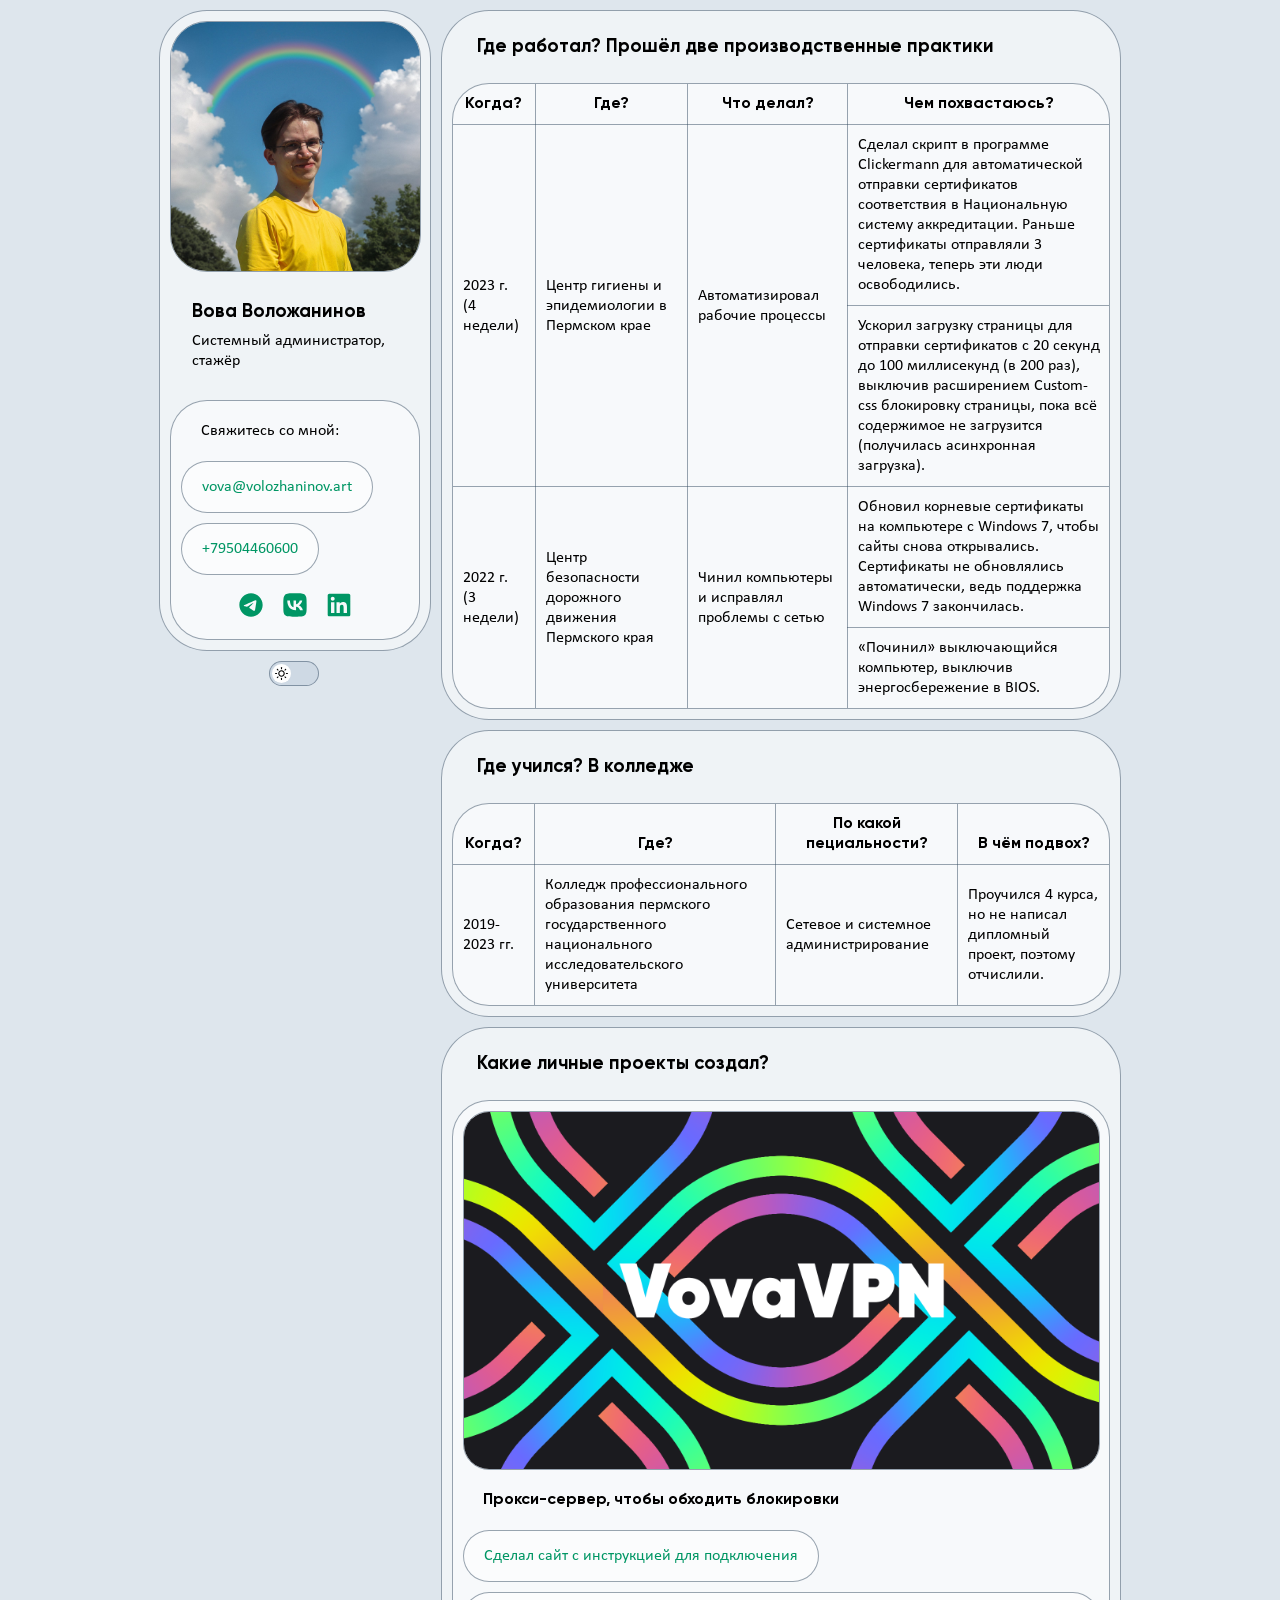
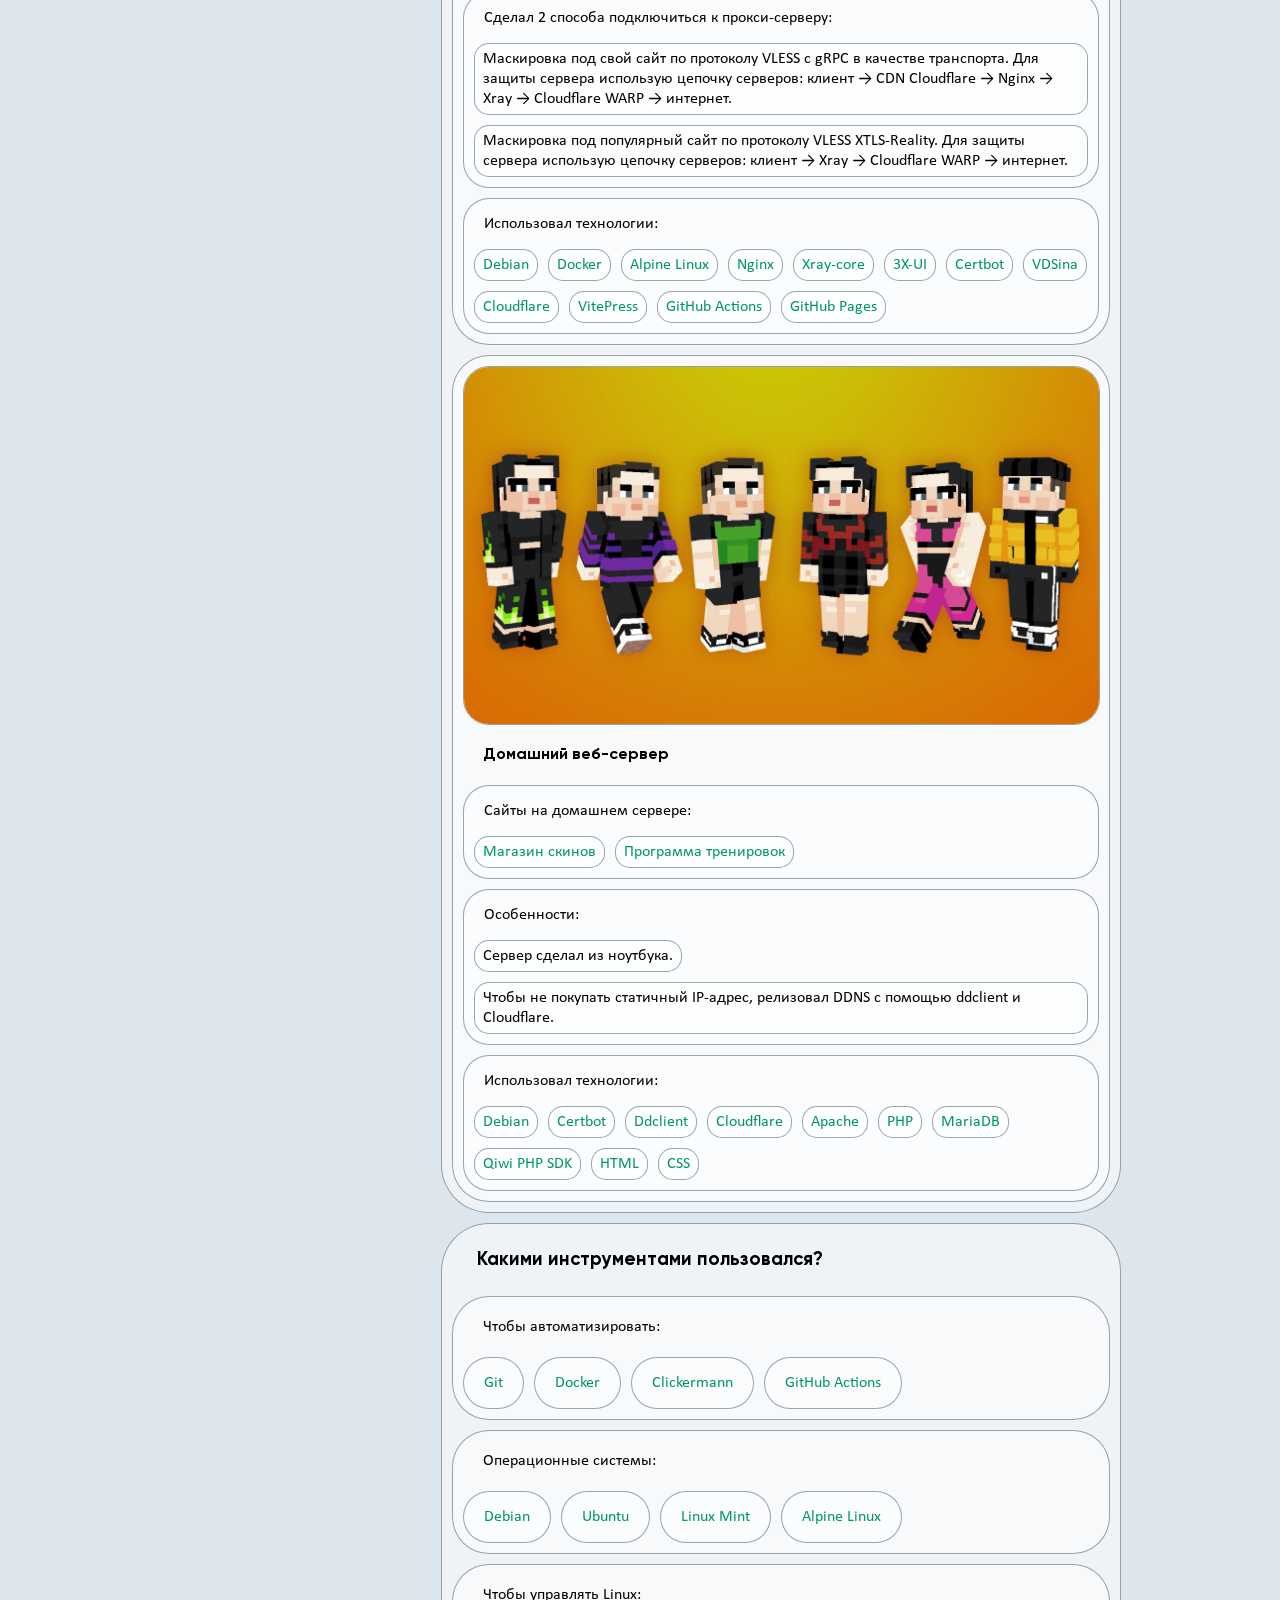
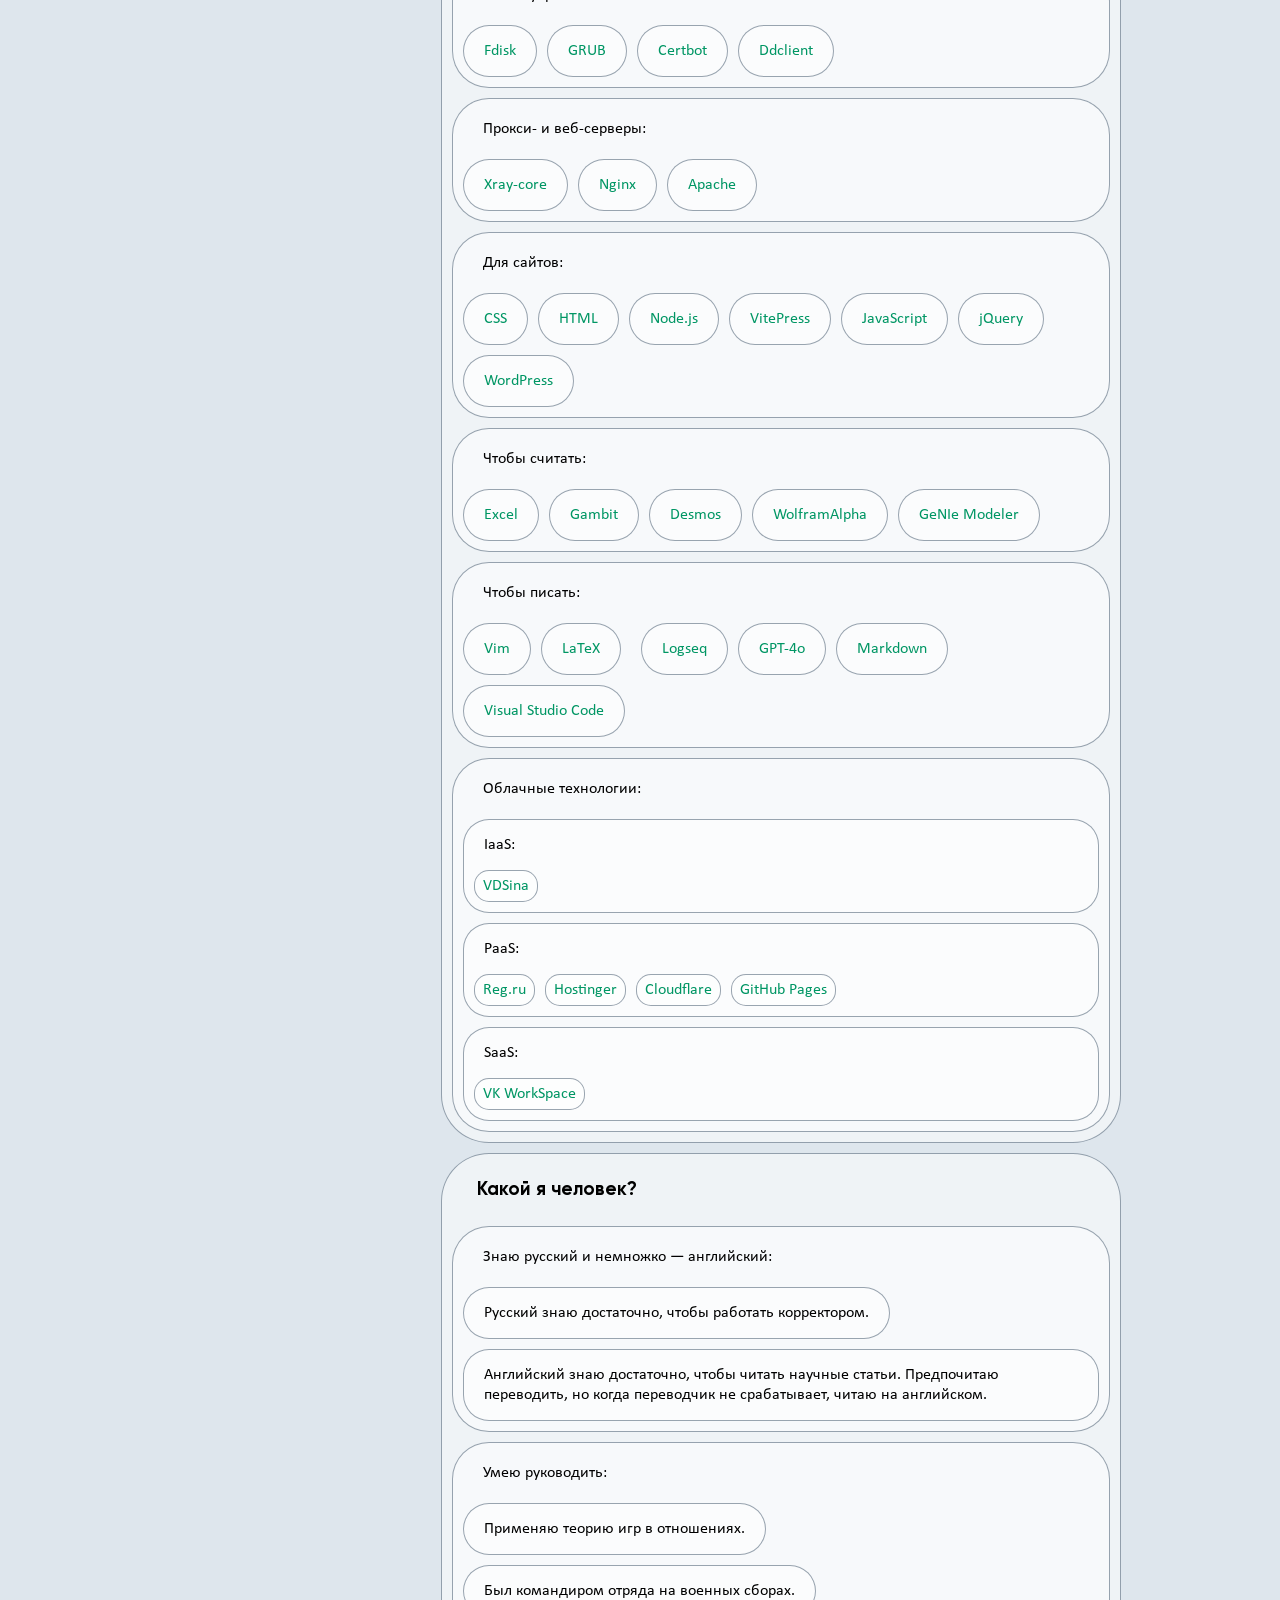
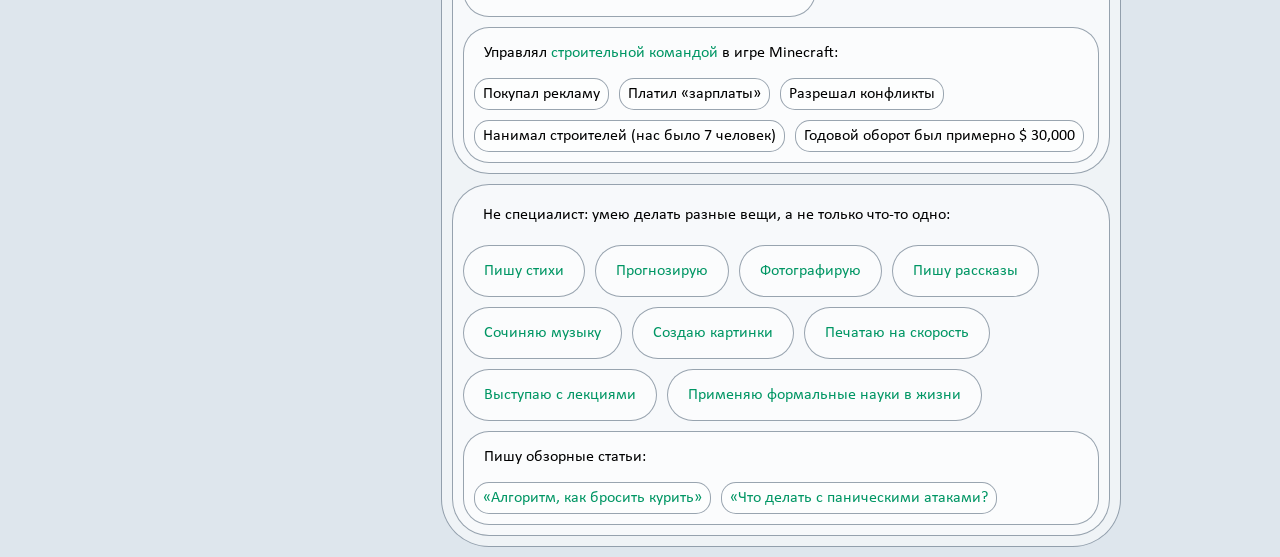
<file: index.html>
<!DOCTYPE html>
<html lang="ru">

<head>
    <meta charset="UTF-8">
    <meta name="viewport" content="width=device-width, initial-scale=1.0">
    <link href="styles/style.css" rel="stylesheet" type="text/css" />
    <script defer src="scripts/jquery.js"></script>
    <script defer src="scripts/main.js"></script>
    <title>Вова</title>
</head>

<body>
    <div class="cursor">
        <svg class="cursor" width="14" height="21" viewBox="0 0 4.2333978 6.3500807" version="1.1"
            xmlns="http://www.w3.org/2000/svg" xmlns:svg="http://www.w3.org/2000/svg">
            <g transform="translate(-358.99243,-136.25044)">
                <path
                    d="m 359.08067,136.33868 6.5e-4,3.16012 6.5e-4,3.01371 a 2.4167305,2.4572061 0 0 1 1.53876,-2.10776 2.4167305,2.4572061 0 0 1 2.517,0.49659 l -1.97306,-2.21868 z" />
            </g>
        </svg>
        <svg class="zoom" width="24" height="24" viewBox="0 0 5.6563301 5.6563408" version="1.1"
            xmlns="http://www.w3.org/2000/svg" xmlns:svg="http://www.w3.org/2000/svg">
            <g>
                <path
                    d="M 2.4734925,0.1322915 A 2.3412083,2.3410354 0 0 0 0.13229113,2.4733199 2.3412083,2.3410354 0 0 0 2.4734925,4.8143481 2.3412083,2.3410354 0 0 0 3.8532426,4.3571161 l 0.9634393,0.963368 c 0.1395638,0.1395536 0.364224,0.1395536 0.5037879,0 0.1395637,-0.1395534 0.1395637,-0.3641969 0,-0.5037503 L 4.3574278,3.8533655 A 2.3412083,2.3410354 0 0 0 4.814694,2.4733199 2.3412083,2.3410354 0 0 0 2.4734925,0.1322915 Z m 0.016699,0.7291858 A 1.6286618,1.6285414 0 0 1 4.1188535,2.4900187 1.6286618,1.6285414 0 0 1 2.4901916,4.1185602 1.6286618,1.6285414 0 0 1 0.86153003,2.4900187 1.6286618,1.6285414 0 0 1 2.4901915,0.8614773 Z" />
            </g>
        </svg>
        <svg class="text-cursor" width="12" height="18" viewBox="0 0 3.1750486 4.7625484" version="1.1"
            xmlns="http://www.w3.org/2000/svg" xmlns:svg="http://www.w3.org/2000/svg">
            <g transform="translate(-0.59549762,-0.73421996)">
                <path
                    d="M 0.86008112,5.232185 H 3.5059533 M 0.86009066,0.99880348 H 3.5059629 M 2.1830222,5.2321836 2.1830323,0.99880384" />
            </g>
        </svg>
    </div>
    <nav>
        <div class="dep-4 button up">
            <p>↑ Наверх</p>
        </div>
    </nav>
    <div class="main">
        <div class="about">
            <div class="dep-1">
                <a href="images/vova-full.jpg" target="_blank"><img src="images/vova2x.avif" alt="Фотография"
                        class="dep-2 zoomed"></a>
                <h1 class="caption">Вова Воложанинов</h1>
                <p class="caption">Системный администратор, стажёр</p>
                <div class="dep-2">
                    <p>Свяжитесь со мной:</p>
                    <div class="flex">
                        <a href="mailto:vova@volozhaninov.art" target="_blank">
                            <div class="dep-3 button">
                                <p>vova@volozhaninov.art</p>
                            </div>
                        </a>
                        <a href="tel:+79504460600">
                            <div class="dep-3 button">
                                <p>+79504460600</p>
                            </div>
                        </a>
                    </div>
                    <p class="logos">
                        <a href="https://t.me/vova3141592" target="_blank">
                            <svg width="28" height="28" viewBox="0 0 24 24" fill="#000000"
                                xmlns="http://www.w3.org/2000/svg">
                                <title>Телеграм</title>
                                <g id="SVGRepo_bgCarrier" stroke-width="0"></g>
                                <g id="SVGRepo_tracerCarrier" stroke-linecap="round" stroke-linejoin="round"></g>
                                <g id="SVGRepo_iconCarrier">
                                    <path fill-rule="evenodd" clip-rule="evenodd"
                                        d="M22 12C22 17.5228 17.5228 22 12 22C6.47715 22 2 17.5228 2 12C2 6.47715 6.47715 2 12 2C17.5228 2 22 6.47715 22 12ZM12.3583 9.38244C11.3857 9.787 9.44177 10.6243 6.52657 11.8944C6.05318 12.0827 5.8052 12.2669 5.78263 12.4469C5.74448 12.7513 6.12559 12.8711 6.64455 13.0343C6.71515 13.0565 6.78829 13.0795 6.86327 13.1038C7.37385 13.2698 8.06068 13.464 8.41773 13.4717C8.74161 13.4787 9.1031 13.3452 9.50219 13.0711C12.226 11.2325 13.632 10.3032 13.7202 10.2831C13.7825 10.269 13.8688 10.2512 13.9273 10.3032C13.9858 10.3552 13.98 10.4536 13.9738 10.48C13.9361 10.641 12.4401 12.0318 11.6659 12.7515C11.4246 12.9759 11.2534 13.135 11.2184 13.1714C11.14 13.2528 11.0601 13.3298 10.9833 13.4038C10.509 13.8611 10.1532 14.204 11.003 14.764C11.4114 15.0331 11.7381 15.2556 12.0641 15.4776C12.4201 15.7201 12.7752 15.9619 13.2347 16.2631C13.3517 16.3398 13.4635 16.4195 13.5724 16.4971C13.9867 16.7925 14.3589 17.0579 14.8188 17.0155C15.086 16.991 15.362 16.7397 15.5022 15.9903C15.8335 14.2193 16.4847 10.382 16.6352 8.80081C16.6484 8.66228 16.6318 8.48498 16.6185 8.40715C16.6051 8.32932 16.5773 8.21842 16.4761 8.13633C16.3563 8.03911 16.1714 8.01861 16.0886 8.02C15.7125 8.0267 15.1354 8.22735 12.3583 9.38244Z">
                                    </path>
                                </g>
                            </svg>
                        </a>
                        <a href="https://vk.com/vova3141592" target="_blank">
                            <svg width="28" height="28" viewBox="0 0 24 24" fill="#000000"
                                xmlns="http://www.w3.org/2000/svg">
                                <title>ВКонтакте</title>
                                <g id="SVGRepo_bgCarrier" stroke-width="0"></g>
                                <g id="SVGRepo_tracerCarrier" stroke-linecap="round" stroke-linejoin="round"></g>
                                <g id="SVGRepo_iconCarrier">
                                    <path fill-rule="evenodd" clip-rule="evenodd"
                                        d="M3.4 3.4C2 4.81333 2 7.07333 2 11.6V12.4C2 16.92 2 19.18 3.4 20.6C4.81333 22 7.07333 22 11.6 22H12.4C16.92 22 19.18 22 20.6 20.6C22 19.1867 22 16.9267 22 12.4V11.6C22 7.08 22 4.82 20.6 3.4C19.1867 2 16.9267 2 12.4 2H11.6C7.08 2 4.82 2 3.4 3.4ZM5.37333 8.08667C5.48 13.2867 8.08 16.4067 12.64 16.4067H12.9067V13.4333C14.58 13.6 15.8467 14.8267 16.3533 16.4067H18.72C18.4773 15.5089 18.0469 14.6727 17.4574 13.9533C16.8679 13.234 16.1326 12.6478 15.3 12.2333C16.0461 11.779 16.6905 11.1756 17.1929 10.461C17.6953 9.7464 18.045 8.93585 18.22 8.08H16.0733C15.6067 9.73334 14.22 11.2333 12.9067 11.3733V8.08667H10.7533V13.8467C9.42 13.5133 7.74 11.9 7.66666 8.08667H5.37333Z">
                                    </path>
                                </g>
                            </svg>
                        </a>
                        <a href="https://www.linkedin.com/in/vova3141592" target="_blank">
                            <svg width="28" height="28" fill="#000000" viewBox="-2.56 -2.56 37.12 37.12" version="1.1"
                                xmlns="http://www.w3.org/2000/svg">
                                <title>LinkedIn</title>
                                <g id="SVGRepo_bgCarrier" stroke-width="0"></g>
                                <g id="SVGRepo_tracerCarrier" stroke-linecap="round" stroke-linejoin="round"></g>
                                <g id="SVGRepo_iconCarrier">
                                    <path
                                        d="M28.778 1.004h-25.56c-0.008-0-0.017-0-0.027-0-1.199 0-2.172 0.964-2.186 2.159v25.672c0.014 1.196 0.987 2.161 2.186 2.161 0.010 0 0.019-0 0.029-0h25.555c0.008 0 0.018 0 0.028 0 1.2 0 2.175-0.963 2.194-2.159l0-0.002v-25.67c-0.019-1.197-0.994-2.161-2.195-2.161-0.010 0-0.019 0-0.029 0h0.001zM9.9 26.562h-4.454v-14.311h4.454zM7.674 10.293c-1.425 0-2.579-1.155-2.579-2.579s1.155-2.579 2.579-2.579c1.424 0 2.579 1.154 2.579 2.578v0c0 0.001 0 0.002 0 0.004 0 1.423-1.154 2.577-2.577 2.577-0.001 0-0.002 0-0.003 0h0zM26.556 26.562h-4.441v-6.959c0-1.66-0.034-3.795-2.314-3.795-2.316 0-2.669 1.806-2.669 3.673v7.082h-4.441v-14.311h4.266v1.951h0.058c0.828-1.395 2.326-2.315 4.039-2.315 0.061 0 0.121 0.001 0.181 0.003l-0.009-0c4.5 0 5.332 2.962 5.332 6.817v7.855z">
                                    </path>
                                </g>
                            </svg>
                        </a>
                        <!-- Ссылка на LiveLib <a href="https://www.livelib.ru/reader/Vova3141592" target="_blank">
<svg xmlns="http://www.w3.org/2000/svg" width="28" height="28" viewBox="0 15 388 355" version="1.1"><path d="M 74.962 74.250 C 71.468 76.012, 69.903 77.678, 67.750 81.929 C 65 87.359, 65 87.359, 65.011 163.429 C 65.023 246.853, 64.871 244.592, 71.053 253.576 C 72.784 256.093, 76.968 260.191, 80.350 262.684 C 87.635 268.053, 184.817 326.367, 193.500 330.580 C 198.643 333.075, 200.642 333.483, 207.500 333.438 C 214.382 333.393, 216.409 332.943, 222 330.222 C 225.575 328.482, 229.175 326.608, 230 326.057 C 230.825 325.506, 254.461 311.366, 282.524 294.634 C 310.618 277.883, 335.800 262.187, 338.561 259.705 C 341.319 257.225, 344.908 252.790, 346.538 249.848 C 349.500 244.500, 349.500 244.500, 349.773 165.697 C 350.036 90.057, 349.971 86.722, 348.142 82.589 C 345.454 76.510, 340.179 72.762, 333.540 72.212 C 327.152 71.682, 323.315 72.845, 314.879 77.868 C 311.370 79.956, 300.625 86.311, 291 91.990 C 281.375 97.668, 258.954 111.018, 241.175 121.657 C 223.396 132.296, 208.251 141, 207.518 141 C 206.785 141, 201.532 138.247, 195.843 134.882 C 181.423 126.353, 145.805 105.216, 118.500 88.984 C 105.850 81.464, 93.578 74.566, 91.230 73.655 C 85.390 71.391, 80.259 71.579, 74.962 74.250"/></svg>
</a> -->
                    </p>
                </div>
            </div>
            <label class="theme-switch">
                <input type="checkbox" name="theme-switch">
                <span class="slider"></span>
                <svg alt="Светлая тема" class="sun" viewBox="0 0 24 24" xmlns="http://www.w3.org/2000/svg">
                    <g id="SVGRepo_bgCarrier" stroke-width="0"></g>
                    <g id="SVGRepo_tracerCarrier" stroke-linecap="round" stroke-linejoin="round"></g>
                    <g id="SVGRepo_iconCarrier">
                        <path
                            d="M11 1C11 0.447715 11.4477 0 12 0C12.5523 0 13 0.447715 13 1V3C13 3.55228 12.5523 4 12 4C11.4477 4 11 3.55228 11 3V1Z">
                        </path>
                        <path fill-rule="evenodd" clip-rule="evenodd"
                            d="M18 12C18 15.3137 15.3137 18 12 18C8.68629 18 6 15.3137 6 12C6 8.68629 8.68629 6 12 6C15.3137 6 18 8.68629 18 12ZM8.06167 12C8.06167 14.1751 9.82492 15.9383 12 15.9383C14.1751 15.9383 15.9383 14.1751 15.9383 12C15.9383 9.82492 14.1751 8.06167 12 8.06167C9.82492 8.06167 8.06167 9.82492 8.06167 12Z">
                        </path>
                        <path
                            d="M20.4853 3.51472C20.0947 3.12419 19.4616 3.12419 19.0711 3.51472L17.6568 4.92893C17.2663 5.31946 17.2663 5.95262 17.6568 6.34315C18.0474 6.73367 18.6805 6.73367 19.0711 6.34315L20.4853 4.92893C20.8758 4.53841 20.8758 3.90524 20.4853 3.51472Z">
                        </path>
                        <path
                            d="M1 13C0.447715 13 0 12.5523 0 12C0 11.4477 0.447715 11 1 11H3C3.55228 11 4 11.4477 4 12C4 12.5523 3.55228 13 3 13H1Z">
                        </path>
                        <path
                            d="M3.51472 3.51472C3.1242 3.90524 3.1242 4.53841 3.51472 4.92893L4.92894 6.34315C5.31946 6.73367 5.95263 6.73367 6.34315 6.34315C6.73368 5.95262 6.73368 5.31946 6.34315 4.92893L4.92894 3.51472C4.53841 3.12419 3.90525 3.12419 3.51472 3.51472Z">
                        </path>
                        <path
                            d="M11 21C11 20.4477 11.4477 20 12 20C12.5523 20 13 20.4477 13 21V23C13 23.5523 12.5523 24 12 24C11.4477 24 11 23.5523 11 23V21Z">
                        </path>
                        <path
                            d="M6.34315 17.6569C5.95263 17.2663 5.31946 17.2663 4.92894 17.6569L3.51473 19.0711C3.1242 19.4616 3.1242 20.0948 3.51473 20.4853C3.90525 20.8758 4.53842 20.8758 4.92894 20.4853L6.34315 19.0711C6.73368 18.6805 6.73368 18.0474 6.34315 17.6569Z">
                        </path>
                        <path
                            d="M21 13C20.4477 13 20 12.5523 20 12C20 11.4477 20.4477 11 21 11H23C23.5523 11 24 11.4477 24 12C24 12.5523 23.5523 13 23 13H21Z">
                        </path>
                        <path
                            d="M17.6568 17.6569C17.2663 18.0474 17.2663 18.6805 17.6568 19.0711L19.0711 20.4853C19.4616 20.8758 20.0947 20.8758 20.4853 20.4853C20.8758 20.0948 20.8758 19.4616 20.4853 19.0711L19.0711 17.6569C18.6805 17.2663 18.0474 17.2663 17.6568 17.6569Z">
                        </path>
                    </g>
                </svg>
                <svg alt="Тёмная тема" class="moon" viewBox="0 0 24 24" xmlns="http://www.w3.org/2000/svg">
                    <g id="SVGRepo_bgCarrier" stroke-width="0" transform="translate(0,0), scale(1)"></g>
                    <g id="SVGRepo_tracerCarrier" stroke-linecap="round" stroke-linejoin="round"></g>
                    <g id="SVGRepo_iconCarrier">
                        <path
                            d="M21.0672 11.8568L20.4253 11.469L21.0672 11.8568ZM12.1432 2.93276L11.7553 2.29085V2.29085L12.1432 2.93276ZM21.25 12C21.25 17.1086 17.1086 21.25 12 21.25V22.75C17.9371 22.75 22.75 17.9371 22.75 12H21.25ZM12 21.25C6.89137 21.25 2.75 17.1086 2.75 12H1.25C1.25 17.9371 6.06294 22.75 12 22.75V21.25ZM2.75 12C2.75 6.89137 6.89137 2.75 12 2.75V1.25C6.06294 1.25 1.25 6.06294 1.25 12H2.75ZM15.5 14.25C12.3244 14.25 9.75 11.6756 9.75 8.5H8.25C8.25 12.5041 11.4959 15.75 15.5 15.75V14.25ZM20.4253 11.469C19.4172 13.1373 17.5882 14.25 15.5 14.25V15.75C18.1349 15.75 20.4407 14.3439 21.7092 12.2447L20.4253 11.469ZM9.75 8.5C9.75 6.41182 10.8627 4.5828 12.531 3.57467L11.7553 2.29085C9.65609 3.5593 8.25 5.86509 8.25 8.5H9.75ZM12 2.75C11.9115 2.75 11.8077 2.71008 11.7324 2.63168C11.6686 2.56527 11.6538 2.50244 11.6503 2.47703C11.6461 2.44587 11.6482 2.35557 11.7553 2.29085L12.531 3.57467C13.0342 3.27065 13.196 2.71398 13.1368 2.27627C13.0754 1.82126 12.7166 1.25 12 1.25V2.75ZM21.7092 12.2447C21.6444 12.3518 21.5541 12.3539 21.523 12.3497C21.4976 12.3462 21.4347 12.3314 21.3683 12.2676C21.2899 12.1923 21.25 12.0885 21.25 12H22.75C22.75 11.2834 22.1787 10.9246 21.7237 10.8632C21.286 10.804 20.7293 10.9658 20.4253 11.469L21.7092 12.2447Z">
                        </path>
                    </g>
                </svg>
            </label>
        </div>
        <div class="other">
            <div class="dep-1">
                <h1>Где работал? Прошёл две производственные практики</h1>
                <div class="dep-2 table">
                    <table>
                        <tr>
                            <th>Когда?</th>
                            <th>Где?</th>
                            <th>Что делал?</th>
                            <th>Чем похвастаюсь?</th>
                        </tr>
                        <tr>
                            <td rowspan="2">2023 г. (4 недели)</td>
                            <td rowspan="2">Центр гигиены и эпидемиологии в Пермском крае</td>
                            <td rowspan="2">Автоматизировал рабочие процессы</td>
                            <td>Сделал скрипт в программе Clickermann для автоматической отправки сертификатов
                                соответствия в Национальную систему аккредитации. Раньше сертификаты отправляли 3
                                человека, теперь эти люди освободились.</td>
                        </tr>
                        <tr>
                            <td>Ускорил загрузку страницы для отправки сертификатов с 20 секунд до 100 миллисекунд (в
                                200 раз), выключив расширением Custom-css блокировку страницы, пока всё содержимое не
                                загрузится (получилась асинхронная загрузка).</td>
                        </tr>
                        <tr>
                            <td rowspan="2">2022 г. (3 недели)</td>
                            <td rowspan="2">Центр безопасности дорожного движения Пермского края</td>
                            <td rowspan="2">Чинил компьютеры и исправлял проблемы с сетью</td>
                            <td>Обновил корневые сертификаты на компьютере с Windows 7, чтобы сайты снова открывались.
                                Сертификаты не обновлялись автоматически, ведь поддержка Windows 7 закончилась.</td>
                        </tr>
                        <tr>
                            <td>«Починил» выключающийся компьютер, выключив энергосбережение в BIOS.</td>
                        </tr>
                    </table>
                </div>
            </div>
            <div class="dep-1">
                <h1>Где учился? В колледже</h1>
                <div class="dep-2 table">
                    <table>
                        <tr>
                            <th>Когда?</th>
                            <th>Где?</th>
                            <th>По какой пециальности?</th>
                            <th>В чём подвох?</th>
                        </tr>
                        <tr>
                            <td>2019-2023 гг.</td>
                            <td>Колледж профессионального образования пермского государственного национального
                                исследовательского университета</td>
                            <td>Сетевое и системное администрирование</td>
                            <td>Проучился 4 курса, но не написал дипломный проект, поэтому отчислили.</td>
                        </tr>
                    </table>
                </div>
            </div>
            <div class="dep-1">
                <h1>Какие личные проекты создал?</h1>
                <div class="dep-2">
                    <a href="https://vpn.volozhaninov.art/" target="_blank"><img class="dep-3 clickable"
                            src="images/vova-vpn.webp" alt="VovaVPN" /></a>
                    <h2>Прокси-сервер, чтобы обходить блокировки</h2>
                    <div class="flex"><a href="https://vpn.volozhaninov.art/" target="_blank">
                            <div class="dep-3 button">
                                <p>Сделал сайт с инструкцией для подключения</p>
                            </div>
                        </a></div>
                    <div class="dep-3">
                        <p>Сделал 2 способа подключиться к прокси-серверу:</p>
                        <div class="dep-4">
                            <p>Маскировка под свой сайт по протоколу VLESS с gRPC в качестве транспорта. Для защиты
                                сервера использую цепочку серверов: клиент → CDN Cloudflare → Nginx → Xray → Cloudflare
                                WARP → интернет.</p>
                        </div>
                        <div class="dep-4">
                            <p>Маскировка под популярный сайт по протоколу VLESS XTLS-Reality. Для защиты сервера
                                использую цепочку серверов: клиент → Xray → Cloudflare WARP → интернет.</p>
                        </div>
                    </div>
                    <div class="dep-3">
                        <p>Использовал технологии:</p>
                        <div class="flex">
                            <a href="https://ru.wikipedia.org/wiki/Debian" target="_blank">
                                <div class="dep-4 button">
                                    <p>Debian</p>
                                </div>
                            </a>
                            <a href="https://ru.wikipedia.org/wiki/Docker" target="_blank">
                                <div class="dep-4 button">
                                    <p>Docker</p>
                                </div>
                            </a>
                            <a href="https://ru.wikipedia.org/wiki/Alpine_Linux" target="_blank">
                                <div class="dep-4 button">
                                    <p>Alpine Linux</p>
                                </div>
                            </a>
                            <a href="https://ru.wikipedia.org/wiki/Nginx" target="_blank">
                                <div class="dep-4 button">
                                    <p>Nginx</p>
                                </div>
                            </a>
                            <a href="https://github.com/XTLS/Xray-core" target="_blank">
                                <div class="dep-4 button">
                                    <p>Xray-core</p>
                                </div>
                            </a>
                            <a href="https://github.com/MHSanaei/3x-ui" target="_blank">
                                <div class="dep-4 button">
                                    <p>3X-UI</p>
                                </div>
                            </a>
                            <a href="https://certbot.eff.org/" target="_blank">
                                <div class="dep-4 button">
                                    <p>Certbot</p>
                                </div>
                            </a>
                            <a href="https://www.vdsina.com/" target="_blank">
                                <div class="dep-4 button">
                                    <p>VDSina</p>
                                </div>
                            </a>
                            <a href="https://ru.wikipedia.org/wiki/Cloudflare" target="_blank">
                                <div class="dep-4 button">
                                    <p>Cloudflare</p>
                                </div>
                            </a>
                            <a href="https://vitepress.dev/" target="_blank">
                                <div class="dep-4 button">
                                    <p>VitePress</p>
                                </div>
                            </a>
                            <a href="https://docs.github.com/ru/actions" target="_blank">
                                <div class="dep-4 button">
                                    <p>GitHub Actions</p>
                                </div>
                            </a>
                            <a href="https://pages.github.com/" target="_blank">
                                <div class="dep-4 button">
                                    <p>GitHub Pages</p>
                                </div>
                            </a>
                        </div>
                    </div>
                </div>
                <div class="dep-2">
                    <a href="https://store.volozhaninov.art/" target="_blank"><img class="dep-3 clickable"
                            src="images/skins.jpg" alt="VovaVPN" /></a>
                    <h2>Домашний веб-сервер</h2>
                    <div class="dep-3">
                        <p>Сайты на домашнем сервере:</p>
                        <div class="flex">
                            <a href="https://store.volozhaninov.art/" target="_blank">
                                <div class="dep-4 button">
                                    <p>Магазин скинов</p>
                                </div>
                            </a>
                            <a href="https://volozhaninov.art/" target="_blank">
                                <div class="dep-4 button">
                                    <p>Программа тренировок</p>
                                </div>
                            </a>
                        </div>
                    </div>
                    <div class="dep-3">
                        <p>Особенности:</p>
                        <div class="flex">
                            <div class="dep-4">
                                <p>Сервер сделал из ноутбука.</p>
                            </div>
                            <div class="dep-4">
                                <p>Чтобы не покупать статичный IP-адрес, релизовал DDNS с помощью ddclient и Cloudflare.
                                </p>
                            </div>
                        </div>
                    </div>
                    <div class="dep-3">
                        <p>Использовал технологии:</p>
                        <div class="flex">
                            <a href="https://ru.wikipedia.org/wiki/Debian" target="_blank">
                                <div class="dep-4 button">
                                    <p>Debian</p>
                                </div>
                            </a>
                            <a href="https://certbot.eff.org/" target="_blank">
                                <div class="dep-4 button">
                                    <p>Certbot</p>
                                </div>
                            </a>
                            <a href="https://ddclient.net/" target="_blank">
                                <div class="dep-4 button">
                                    <p>Ddclient</p>
                                </div>
                            </a>
                            <a href="https://ru.wikipedia.org/wiki/Cloudflare" target="_blank">
                                <div class="dep-4 button">
                                    <p>Cloudflare</p>
                                </div>
                            </a>
                            <a href="https://ru.wikipedia.org/wiki/Apache_HTTP_Server" target="_blank">
                                <div class="dep-4 button">
                                    <p>Apache</p>
                                </div>
                            </a>
                            <a href="https://ru.wikipedia.org/wiki/PHP" target="_blank">
                                <div class="dep-4 button">
                                    <p>PHP</p>
                                </div>
                            </a>
                            <a href="https://ru.wikipedia.org/wiki/MariaDB" target="_blank">
                                <div class="dep-4 button">
                                    <p>MariaDB</p>
                                </div>
                            </a>
                            <a href="https://github.com/QIWI-API/bill-payments-php-sdk" target="_blank">
                                <div class="dep-4 button">
                                    <p>Qiwi PHP SDK</p>
                                </div>
                            </a>
                            <a href="https://ru.wikipedia.org/wiki/HTML" target="_blank">
                                <div class="dep-4 button">
                                    <p>HTML</p>
                                </div>
                            </a>
                            <a href="https://ru.wikipedia.org/wiki/CSS" target="_blank">
                                <div class="dep-4 button">
                                    <p>CSS</p>
                                </div>
                            </a>
                        </div>
                    </div>
                </div>
            </div>
            <div class="dep-1">
                <h1>Какими инструментами пользовался?</h1>
                <div class="dep-2">
                    <p>Чтобы автоматизировать:</p>
                    <div class="flex">
                        <a href="https://ru.wikipedia.org/wiki/Git" target="_blank">
                            <div class="dep-3 button">
                                <p>Git</p>
                            </div>
                        </a>
                        <a href="https://ru.wikipedia.org/wiki/Docker" target="_blank">
                            <div class="dep-3 button">
                                <p>Docker</p>
                            </div>
                        </a>
                        <a href="http://crapware.aidf.org/" target="_blank">
                            <div class="dep-3 button">
                                <p>Clickermann</p>
                            </div>
                        </a>
                        <a href="https://docs.github.com/ru/actions" target="_blank">
                            <div class="dep-3 button">
                                <p>GitHub Actions</p>
                            </div>
                        </a>
                    </div>
                </div>
                <div class="dep-2">
                    <p>Операционные системы:</p>
                    <div class="flex">
                        <a href="https://ru.wikipedia.org/wiki/Debian" target="_blank">
                            <div class="dep-3 button">
                                <p>Debian</p>
                            </div>
                        </a>
                        <a href="https://ru.wikipedia.org/wiki/Ubuntu" target="_blank">
                            <div class="dep-3 button">
                                <p>Ubuntu</p>
                            </div>
                        </a>
                        <a href="https://ru.wikipedia.org/wiki/Linux_Mint" target="_blank">
                            <div class="dep-3 button">
                                <p>Linux Mint</p>
                            </div>
                        </a>
                        <a href="https://ru.wikipedia.org/wiki/Alpine_Linux" target="_blank">
                            <div class="dep-3 button">
                                <p>Alpine Linux</p>
                            </div>
                        </a>
                    </div>
                </div>
                <div class="dep-2">
                    <p>Чтобы управлять Linux:</p>
                    <div class="flex">
                        <a href="https://ru.wikipedia.org/wiki/Fdisk" target="_blank">
                            <div class="dep-3 button">
                                <p>Fdisk</p>
                            </div>
                        </a>
                        <a href="https://ru.wikipedia.org/wiki/GNU_GRUB" target="_blank">
                            <div class="dep-3 button">
                                <p>GRUB</p>
                            </div>
                        </a>
                        <a href="https://certbot.eff.org/" target="_blank">
                            <div class="dep-3 button">
                                <p>Certbot</p>
                            </div>
                        </a>
                        <a href="https://ddclient.net/" target="_blank">
                            <div class="dep-3 button">
                                <p>Ddclient</p>
                            </div>
                        </a>
                    </div>
                </div>
                <div class="dep-2">
                    <p>Прокси- и веб-серверы:</p>
                    <div class="flex">
                        <a href="https://github.com/XTLS/Xray-core" target="_blank">
                            <div class="dep-3 button">
                                <p>Xray-core</p>
                            </div>
                        </a>
                        <a href="https://ru.wikipedia.org/wiki/Nginx" target="_blank">
                            <div class="dep-3 button">
                                <p>Nginx</p>
                            </div>
                        </a>
                        <a href="https://ru.wikipedia.org/wiki/Apache_HTTP_Server" target="_blank">
                            <div class="dep-3 button">
                                <p>Apache</p>
                            </div>
                        </a>
                    </div>
                </div>
                <div class="dep-2">
                    <p>Для сайтов:</p>
                    <div class="flex">
                        <a href="https://ru.wikipedia.org/wiki/CSS" target="_blank">
                            <div class="dep-3 button">
                                <p>CSS</p>
                            </div>
                        </a>
                        <a href="https://ru.wikipedia.org/wiki/HTML" target="_blank">
                            <div class="dep-3 button">
                                <p>HTML</p>
                            </div>
                        </a>
                        <a href="https://ru.wikipedia.org/wiki/Node.js" target="_blank">
                            <div class="dep-3 button">
                                <p>Node.js</p>
                            </div>
                        </a>
                        <a href="https://vitepress.dev/" target="_blank">
                            <div class="dep-3 button">
                                <p>VitePress</p>
                            </div>
                        </a>
                        <a href="https://ru.wikipedia.org/wiki/JavaScript" target="_blank">
                            <div class="dep-3 button">
                                <p>JavaScript</p>
                            </div>
                        </a>
                        <a href="https://ru.wikipedia.org/wiki/JQuery" target="_blank">
                            <div class="dep-3 button">
                                <p>jQuery</p>
                            </div>
                        </a>
                        <a href="https://ru.wikipedia.org/wiki/WordPress" target="_blank">
                            <div class="dep-3 button">
                                <p>WordPress</p>
                            </div>
                        </a>
                    </div>
                </div>
                <div class="dep-2">
                    <p>Чтобы считать:</p>
                    <div class="flex">
                        <a href="https://ru.wikipedia.org/wiki/Microsoft_Excel" target="_blank">
                            <div class="dep-3 button">
                                <p>Excel</p>
                            </div>
                        </a>
                        <a href="https://www.gambit-project.org/" target="_blank">
                            <div class="dep-3 button">
                                <p>Gambit</p>
                            </div>
                        </a>
                        <a href="https://ru.wikipedia.org/wiki/Desmos_(%D0%BA%D0%B0%D0%BB%D1%8C%D0%BA%D1%83%D0%BB%D1%8F%D1%82%D0%BE%D1%80)"
                            target="_blank">
                            <div class="dep-3 button">
                                <p>Desmos</p>
                            </div>
                        </a>
                        <a href="https://ru.wikipedia.org/wiki/WolframAlpha" target="_blank">
                            <div class="dep-3 button">
                                <p>WolframAlpha</p>
                            </div>
                        </a>
                        <a href="https://www.bayesfusion.com/genie/" target="_blank">
                            <div class="dep-3 button">
                                <p>GeNIe Modeler</p>
                            </div>
                        </a>
                    </div>
                </div>
                <div class="dep-2">
                    <p>Чтобы писать:</p>
                    <div class="flex">
                        <a href="https://ru.wikipedia.org/wiki/Vim" target="_blank">
                            <div class="dep-3 button">
                                <p>Vim</p>
                            </div>
                        </a>
                        <a href="https://ru.wikipedia.org/wiki/LaTeX" target="_blank">
                            <div class="dep-3 button">
                                <p>LaTeX</p>
                            </div>
                        </a>
                        <a href="https://ru.wikipedia.org/wiki/Logseq" target="_blank"></a>
                        <div class="dep-3 button">
                            <p>Logseq</p>
                        </div></a>
                        <a href="https://openai.com/index/gpt-4/" target="_blank">
                            <div class="dep-3 button">
                                <p>GPT-4o</p>
                            </div>
                        </a>
                        <a href="https://ru.wikipedia.org/wiki/Markdown" target="_blank">
                            <div class="dep-3 button">
                                <p>Markdown</p>
                            </div>
                        </a>
                        <a href="https://ru.wikipedia.org/wiki/Visual_Studio_Code" target="_blank">
                            <div class="dep-3 button">
                                <p>Visual Studio Code</p>
                            </div>
                        </a>
                    </div>
                </div>
                <div class="dep-2">
                    <p>Облачные технологии:</p>
                    <div class="dep-3">
                        <p>IaaS:</p>
                        <div class="flex"><a href="https://www.vdsina.com/" target="_blank">
                                <div class="dep-4 button">
                                    <p>VDSina</p>
                                </div>
                            </a></div>
                    </div>
                    <div class="dep-3">
                        <p>PaaS:</p>
                        <div class="flex">
                            <a href="https://www.reg.ru/" target="_blank">
                                <div class="dep-4 button">
                                    <p>Reg.ru</p>
                                </div>
                            </a>
                            <a href="https://www.hostinger.co.uk" target="_blank">
                                <div class="dep-4 button">
                                    <p>Hostinger</p>
                                </div>
                            </a>
                            <a href="https://ru.wikipedia.org/wiki/Cloudflare" target="_blank">
                                <div class="dep-4 button">
                                    <p>Cloudflare</p>
                                </div>
                            </a>
                            <a href="https://pages.github.com/" target="_blank">
                                <div class="dep-4 button">
                                    <p>GitHub Pages</p>
                                </div>
                            </a>
                        </div>
                    </div>
                    <div class="dep-3">
                        <p>SaaS:</p>
                        <div class="flex"><a href="https://biz.mail.ru/" target="_blank">
                                <div class="dep-4 button">
                                    <p>VK WorkSpace</p>
                                </div>
                            </a></div>
                    </div>
                </div>
            </div>
            <div class="dep-1">
                <h1>Какой я человек?</h1>
                <div class="dep-2">
                    <p>Знаю русский и немножко — английский:</p>
                    <div class="flex">
                        <div class="dep-3">
                            <p>Русский знаю достаточно, чтобы работать корректором.</p>
                        </div>
                        <div class="dep-3">
                            <p>Английский знаю достаточно, чтобы читать научные статьи. Предпочитаю переводить, но когда
                                переводчик не срабатывает, читаю на английском.</p>
                        </div>
                    </div>
                </div>
                <div class="dep-2">
                    <p>Умею руководить:</p>
                    <div class="flex">
                        <div class="dep-3">
                            <p>Применяю теорию игр в отношениях.</p>
                        </div>
                        <div class="dep-3">
                            <p>Был командиром отряда на военных сборах.</p>
                        </div>
                        <div class="dep-3">
                            <p>Управлял <a href="https://vk.com/thebuilderhd" target="_blank" class="link">строительной
                                    командой</a>
                                в игре Minecraft:</p>
                            <div class="flex">
                                <div class="dep-4">
                                    <p>Покупал рекламу</p>
                                </div>
                                <div class="dep-4">
                                    <p>Платил «зарплаты»</p>
                                </div>
                                <div class="dep-4">
                                    <p>Разрешал конфликты</p>
                                </div>
                                <div class="dep-4">
                                    <p>Нанимал строителей (нас было 7 человек)</p>
                                </div>
                                <div class="dep-4">
                                    <p>Годовой оборот был примерно $ 30,000</p>
                                </div>
                            </div>
                        </div>
                    </div>
                </div>
                <div class="dep-2">
                    <p>Не специалист: умею делать разные вещи, а не только что-то одно:</p>
                    <div class="flex">
                        <a href="https://vk.com/@533955585-stihi" target="_blank">
                            <div class="dep-3 button">
                                <p>Пишу стихи</p>
                            </div>
                        </a>
                        <a href="https://vk.com/vova3141592?w=narrative533955585_91897_456239018" target="_blank">
                            <div class="dep-3 button">
                                <p>Прогнозирую</p>
                            </div>
                        </a>
                        <a href="https://vk.com/club209892512?z=album-209892512_301149671" target="_blank">
                            <div class="dep-3 button">
                                <p>Фотографирую</p>
                            </div>
                        </a>
                        <a href="https://vk.com/@533955585-rasskazy" target="_blank">
                            <div class="dep-3 button">
                                <p>Пишу рассказы</p>
                            </div>
                        </a>
                        <a href="https://vk.com/vova3141592" target="_blank">
                            <div class="dep-3 button">
                                <p>Сочиняю музыку</p>
                            </div>
                        </a>
                        <a href="https://www.artstation.com/thebuilderhd" target="_blank">
                            <div class="dep-3 button">
                                <p>Создаю картинки</p>
                            </div>
                        </a>
                        <a href="https://klavogonki.ru/u/#/634248/" target="_blank">
                            <div class="dep-3 button">
                                <p>Печатаю на скорость</p>
                            </div>
                        </a>
                        <a href="https://vk.com/video/@vova3141592" target="_blank">
                            <div class="dep-3 button">
                                <p>Выступаю с лекциями</p>
                            </div>
                        </a>
                        <a href="https://sci.volozhaninov.art/" target="_blank">
                            <div class="dep-3 button">
                                <p>Применяю формальные науки в жизни</p>
                            </div>
                        </a>
                    </div>
                    <div class="dep-3">
                        <p>Пишу обзорные статьи:</p>
                        <div class="flex">
                            <a href="https://quit.volozhaninov.art/" target="_blank">
                                <div class="dep-4 button">
                                    <p>«Алгоритм, как бросить курить»</p>
                                </div>
                            </a>
                            <a href="https://pa.volozhaninov.art/" target="_blank">
                                <div class="dep-4 button">
                                    <p>«Что делать с паническими атаками?</p>
                                </div>
                            </a>
                        </div>
                    </div>
                </div>
            </div>
        </div>
    </div>
    <footer></footer>
</body>

</html>
</file>
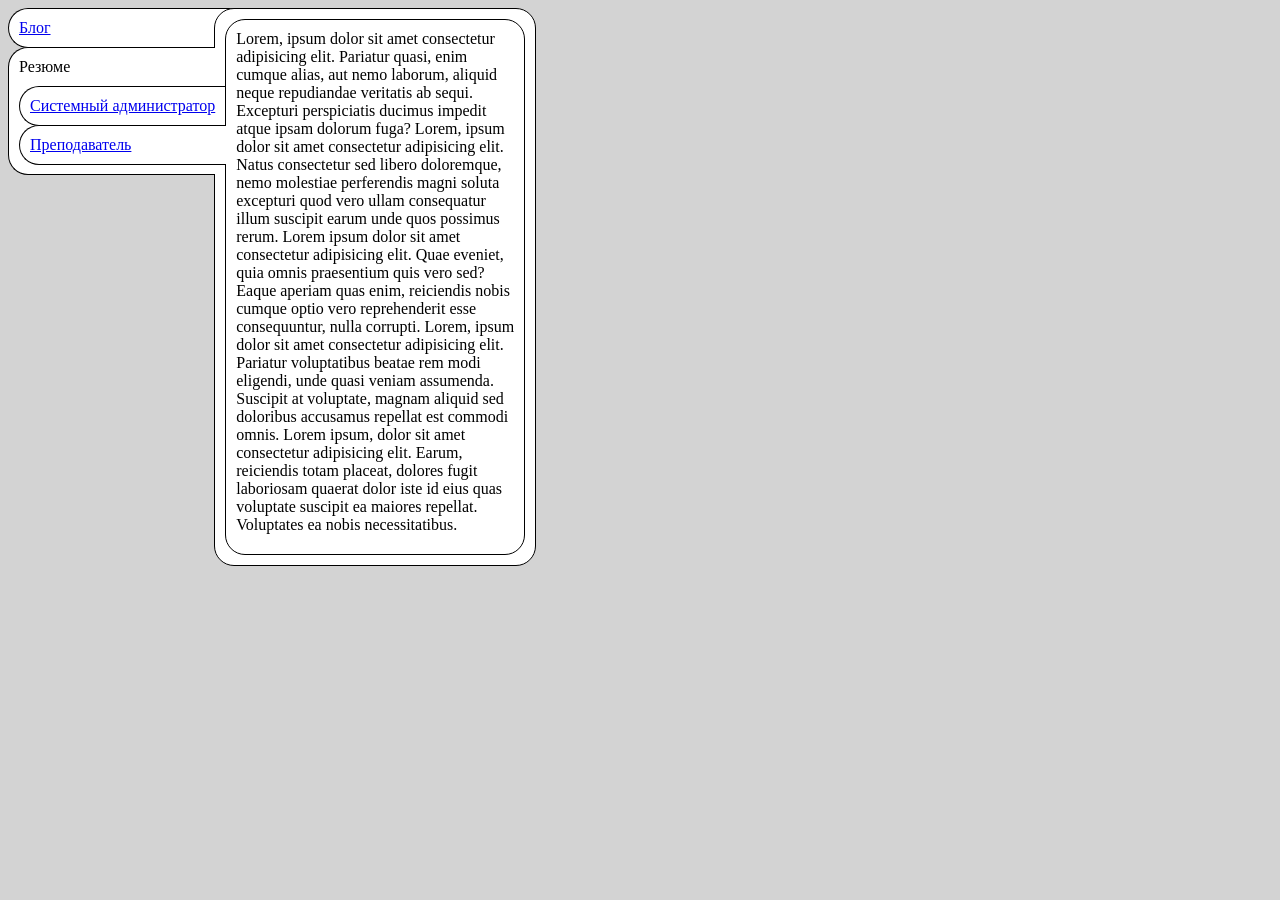
<file: navigation.html>
<!DOCTYPE html>
<html lang="ru">
<head>
    <meta charset="UTF-8">
    <meta name="viewport" content="width=device-width, initial-scale=1.0">
    <title>Navigation</title>
    <link rel="stylesheet" href="styles/navigation-style.css">
</head>
<body>
    <div class="layout">
        <div class="navigation">
            <div class="tab level-1">
                <a href="#">Блог</a>
            </div>
            <div class="tab level-1 active">
                <p>Резюме</p>
                <div class="tab level-2">
                    <a href="#">Системный администратор</a>
                </div>
                <div class="tab level-2 active">
                    <a href="#">Преподаватель</a>
                </div>
            </div>
        </div>
        <div class="content level-1">
            <div class="content level-2">
                <p>Lorem, ipsum dolor sit amet consectetur adipisicing elit. Pariatur quasi, enim cumque alias, aut nemo laborum, aliquid neque repudiandae veritatis ab sequi. Excepturi perspiciatis ducimus impedit atque ipsam dolorum fuga? Lorem, ipsum dolor sit amet consectetur adipisicing elit. Natus consectetur sed libero doloremque, nemo molestiae perferendis magni soluta excepturi quod vero ullam consequatur illum suscipit earum unde quos possimus rerum. Lorem ipsum dolor sit amet consectetur adipisicing elit. Quae eveniet, quia omnis praesentium quis vero sed? Eaque aperiam quas enim, reiciendis nobis cumque optio vero reprehenderit esse consequuntur, nulla corrupti. Lorem, ipsum dolor sit amet consectetur adipisicing elit. Pariatur voluptatibus beatae rem modi eligendi, unde quasi veniam assumenda. Suscipit at voluptate, magnam aliquid sed doloribus accusamus repellat est commodi omnis. Lorem ipsum, dolor sit amet consectetur adipisicing elit. Earum, reiciendis totam placeat, dolores fugit laboriosam quaerat dolor iste id eius quas voluptate suscipit ea maiores repellat. Voluptates ea nobis necessitatibus.</p>
            </div>
        </div>
    </div>
</body>
</html>
</file>
<file: styles/style.css>
/* Фикс анимации при загрузке страницы */

.preload,
.preload ::before {
    -webkit-transition: none !important;
    -moz-transition: none !important;
    -ms-transition: none !important;
    -o-transition: none !important;
    transition: none !important;
}

/* Темы */

html[data-theme=light] {
    --top-color: hsla(210, 100%, 100%, 0.5);
    --border-color: hsla(210, 30%, 30%, 0.5);
    --background-color: hsl(210, 30%, 90%);
    --accent-color: rgb(0, 150, 100);
    --accent-color-hover: rgb(0, 228, 152);
    --text-color: hsl(0, 0%, 0%);
    --highlight-color: rgba(0, 200, 133, 0.07);
    --selection-text-color: white;

    --button-color: rgba(0, 200, 133, 0.07);
    --button-click-color: hsla(210, 100%, 100%, 1);

    --slider-color: hsl(210, 100%, 100%);
    --slider-background-color: hsla(210, 30%, 80%, 0.5);

    --cursor-fill-color: black;
    --cursor-stroke-color: black;
}

html[data-theme=dark] {
    --top-color: hsla(210, 20%, 20%, 0.5);
    --border-color: hsla(210, 20%, 50%, 0.5);
    --background-color: hsl(210, 20%, 10%);
    --accent-color: rgb(0, 255, 128);
    --accent-color-hover: rgb(128, 255, 192);
    --text-color: hsl(0, 0%, 100%);
    --highlight-color: rgba(128, 255, 192, 0.05);
    --selection-text-color: black;

    --button-color: rgba(128, 255, 192, 0.05);
    --button-click-color: hsla(210, 20%, 60%, 0.5);

    --slider-color: black;
    --slider-background-color: hsla(210, 20%, 20%, 0.5);

    --cursor-fill-color: white;
    --cursor-stroke-color: black;
}

/* Переменные и основной стиль сайта */

body {
    --min-border-radius: 15px;
    --border: 1px;
    --margin: 10px;
    --about-width: 292px;
    --other-width: 700px;
    --transition: 200ms;

    margin: 0;
    font-size: 12pt;
    font-family: "calibri";
    background-color: var(--background-color);
    color: var(--text-color);

    transition: background-color var(--transition), color var(--transition);
}

.main {
    margin: 0;
    background-color: transparent;
    border: none;
    display: flex;
    justify-content: center;
}

* {
    -webkit-tap-highlight-color: transparent;
}

.about {
    position: sticky;
    top: 0;
    height: auto;
    align-self: flex-start;
    margin: 0 calc(-1 * var(--margin)) 0 0;
    width: var(--about-width);
    border: none;
    background: none;
}

.other {
    margin: 0;
    width: var(--other-width);
    border: none;
    background: none;
}

div {
    margin: var(--margin);
    border: var(--border) solid var(--border-color);
    background-color: var(--top-color);
    transition: background-color var(--transition);
}

.dep-1 {
    border-radius: calc(var(--min-border-radius) + 3 * (var(--margin) + var(--border)));
}

.dep-2 {
    border-radius: calc(var(--min-border-radius) + 2 * (var(--margin) + var(--border)));
}

.dep-3 {
    border-radius: calc(var(--min-border-radius) + var(--margin) + var(--border));
}

.dep-4 {
    border-radius: var(--min-border-radius);
}

.flex {
    margin: var(--margin);
    border: none;
    background: none;

    display: flex;
    flex-wrap: wrap;

    gap: var(--margin);
}

.flex div:not(.flex) {
    margin: 0;
}

/* Меню (остальные CSS-правила в разделе с медиа-запросами, ведь меню исключительно мобильное) */

nav {
    display: none;
}

/* Кнопки, ссылки, интерактив */

.highlight {
    background-color: var(--highlight-color);
}

a {
    text-decoration: none;
    color: var(--accent-color);
    transition: color var(--transition);
    cursor: none;
}

.button {
    display: block;
    color: var(--accent-color);
    user-select: none;
    transition: color var(--transition), background-color var(--transition), border var(--transition), box-shadow var(--transition);
}

.button:active {
    background-color: var(--button-click-color);
    transition: background-color 0ms;
}

::selection {
    background-color: var(--accent-color-hover);
    color: var(--selection-text-color);
}

html {
    scrollbar-color: var(--border-color) var(--slider-background-color);
    scrollbar-width: thin;
}

div p.logos {
    margin: 16px 0 14px 0;
    display: flex;
    justify-content: center;
}

p.logos svg {
    fill: var(--accent-color);
    margin: 0 8px;
}

p.logos svg:hover {
    fill: var(--accent-color-hover);
}

/* Курсор */

html {
    cursor: none;
}

div.cursor {
    top: 0;
    margin: 0;
    border: none;
    background-color: transparent;
    padding: 0;

    position: fixed;
    pointer-events: none;
    z-index: 6;
    display: none; /* Из-за этого CSS-правила у меня один раз курсор пропал и не появлялся, пока я не увёл мышку за пределы сайта и не вернул её обратно. Возможно, лучше убрать это правило, чтобы такого больше не повторялось, но без него выглядит уродско. Так что пока оставлю, но если такой баг будет часто случаться, придётся или починить его, или это правило убрать. */
}

.cursor svg {
    transition: opacity var(--transition);
}

.cursor svg g path {
    fill: var(--cursor-fill-color);
    stroke: var(--cursor-stroke-color);
    stroke-linecap: butt;
    stroke-linejoin: round;
    transition: fill var(--transition), stroke var(--transition);
}

/* Курсор-лупа */

.cursor svg.zoom g path {
    fill: var(--accent-color-hover);
    stroke-linejoin: miter;
}

.cursor svg.zoom {
    opacity: 0;
    position: absolute;
    display: block;
    left: -11px;
    top: -10px;
}

/* Текстовый курсор */

.text-cursor {
    opacity: 0;
    position: absolute;
    display: block;
    left: -6px;
    top: -9px;
}

svg.text-cursor g path {
    fill: var(--cursor-fill-color);
    stroke: var(--cursor-fill-color);
    fill-opacity: 1;
    stroke-linecap: round;
    stroke-opacity: 1
}

/* Переключатель темы */

.theme-switch {
    position: relative;
    display: inline-block;
    width: 50px;
    height: 25px;
    left: 41%;
    border-radius: 30px;
    transition: box-shadow var(--transition);
}

.theme-switch input {
    display: none;
}

.slider {
    cursor: none;
    position: absolute;
    top: 0;
    left: 0;
    right: 0;
    bottom: 0;
    background-color: var(--slider-background-color);
    border-radius: 14px;
    border: var(--border) solid var(--border-color);
    transition: background-color var(--transition), border var(--transition);
}

.slider::before {
    position: absolute;
    content: "";
    height: 19px;
    width: 19px;
    left: 2px;
    bottom: 2px;
    background-color: var(--slider-color);
    transition: background-color var(--transition), transform var(--transition);
    border-radius: 20px;
}

input:checked+.slider {
    background-color: var(--slider-background-color);
}

input:checked+.slider:before {
    transform: translateX(25px);
}

input:checked~.sun {
    opacity: 0;
    transform: translateX(25px);
}

.sun {
    cursor: none;
    transition: opacity var(--transition), fill var(--transition), transform var(--transition);
    user-select: none;
    position: absolute;
    height: 13px;
    width: 13px;
    right: 31px;
    bottom: 6px;
}

input:checked~.moon {
    opacity: 1;
    transform: translateX(25px);
}

.moon {
    cursor: none;
    transition: opacity var(--transition), fill var(--transition), transform var(--transition);
    user-select: none;
    opacity: 0;
    position: absolute;
    height: 13px;
    width: 13px;
    right: 31px;
    bottom: 6px;
}

/* Текст */

p.caption {
    margin: 8px 32px 29px 32px !important;
}

h1.caption {
    margin: 29px 32px 8px 32px !important;
}

h1 {
    font-size: 14pt;
    font-family: "gilroy";
}

h2 {
    font-size: 12pt;
    font-family: "gilroy";
}

.dep-1 p,
.dep-1 h1,
.dep-1 h2 {
    margin: 25px 35px;
}

.dep-2 p,
.dep-2 h1,
.dep-2 h2 {
    margin: 20px 30px;
}

.dep-3 p,
.dep-3 h1,
.dep-3 h2 {
    margin: 15px 20px;
}

.dep-4 p,
.dep-4 h1,
.dep-4 h2 {
    margin: 5px 8px;
}

/* Картинки */

img {
    border: var(--border) solid var(--border-color);
    margin: var(--margin);
    display: block;
    width: calc(100% - 2 * var(--margin) - var(--border));
    transition: box-shadow var(--transition), transform var(--transition), opacity var(--transition);
}

img.zoomed:hover {
    box-shadow: 0 0 0 calc(var(--border) + 1px) var(--accent-color-hover);
}

svg {
    fill: var(--text-color);
    transition: fill var(--transition);
}

/* Таблицы */

.table {
    overflow: hidden;
}

table {
    margin: -1px;
    border-spacing: 0;
    border-collapse: collapse;
}

tr {
    transition: background-color var(--transition);
}

tr td:last-child,
tr th:last-child {
    border-right: none;
}

th {
    font-family: "gilroy";
    vertical-align: bottom;
    padding: var(--margin);
    border: var(--border) solid var(--border-color);
}

td {
    padding: var(--margin);
    border: var(--border) solid var(--border-color);
}

/* Переключение между мобильной и компьютерной версией */

@media (max-width: 810px) {
    body {
        --margin: 8px;
        --min-border-radius: 17px;
    }

    .main {
        display: block;
    }

    .about {
        position: relative;
        margin: 59px 0 0 0;
        width: auto;
    }

    .other {
        width: auto;
    }

    .table {
        overflow-x: auto;
    }

    nav {
        display: flex;
        position: fixed;
        top: 0;
        width: 100%;
        background-color: var(--top-color);
        z-index: 5;
        border-bottom: var(--border) solid var(--border-color);
        backdrop-filter: blur(4px);
        -webkit-backdrop-filter: blur(4px);
        transition: border var(--transition), background-color var(--transition);
    }

    .theme-switch {
        top: 11px;
        left: 6px !important;
    }

}

/* Эффекты наведения применяются только на тех устройствах, где можно навестись. Например, на компьютерах. */

@media (hover: hover) {

    a:hover {
        color: var(--accent-color-hover)
    }

    .button:hover {
        box-shadow: 0 0 0 calc(var(--border) + 1px) var(--accent-color-hover);
        color: var(--accent-color-hover);
    }

    img.clickable:hover {
        box-shadow: 0 0 0 calc(var(--border) + 1px) var(--accent-color-hover);
    }

    .theme-switch:hover {
        box-shadow: 0 0 0 calc(var(--border) + 1px) var(--accent-color-hover);
    }

}

@media (hover: none) {
    .cursor {
        display: none;
    }
}

/* Толщина обводки курсора при разном масштабировании монитора */

@media (min-resolution: 1x) {
    .cursor svg g path {
        stroke-width: 0.2647155;
    }

    svg.zoom g path {
        stroke-width: 0.264583;
    }

    svg.text-cursor g path {
        stroke-width: 0.529167;
    }
}

@media (min-resolution: 1.25x) {
    .cursor svg g path {
        stroke-width: 0.22059625;
    }

    svg.zoom g path {
        stroke-width: 0.2116664;
    }

    svg.text-cursor g path {
        stroke-width: 0.4233336;
    }
}

@media (min-resolution: 1.5x) {
    .cursor svg g path {
        stroke-width: 0.176477;
    }

    svg.zoom g path {
        stroke-width: 0.1763887;
    }

    svg.text-cursor g path {
        stroke-width: 0.352778;
    }
}

/* Шрифты */

@font-face {
    font-family: "gilroy";
    src: url("../fonts/gilroy-bold.ttf") format("truetype");
    font-style: normal;
    font-weight: bold;
}

@font-face {
    font-family: "gilroy";
    src: url("../fonts/gilroy.ttf") format("truetype");
    font-style: normal;
    font-weight: normal;
}

@font-face {
    font-family: "calibri";
    src: url("../fonts/calibri.ttf") format("truetype");
    font-style: normal;
    font-weight: normal;
}

@font-face {
    font-family: "calibrib";
    src: url("../fonts/calibri.ttf") format("truetype");
    font-style: normal;
    font-weight: bold;
}

@font-face {
    font-family: "calibrii";
    src: url("../fonts/calibri.ttf") format("truetype");
    font-style: italic;
    font-weight: normal;
}

@font-face {
    font-family: "calibri";
    src: url("../fonts/calibriz.ttf") format("truetype");
    font-style: italic;
    font-weight: bold;
}
</file>
<file: styles/navigation-style.css>
/* Расположение элементов */

.layout {
    display: flex;
    align-items: flex-start;
}

/* Фон */

body {
    background-color: lightgray;
}

/* Абзацы */

p {
    margin: 0 0 10px 0;
}

/* Панель навигации */

.navigation {
    position: sticky;
    top: 8px;
}

/* Вкладки */

.tab {
    border: 1px black solid;
    border-right: none;
    background-color: white;
    border-radius: 20px 0 0 20px;
    padding: 10px;
}

.content::after {
    content: "";
    display: block;
    background-color: white;
    border-top: 1px black solid;
    border-bottom: 1px black solid;
    width: 205px;
    height: 38px;
    position: fixed;
    top: 8px;
    left: 30px;
    z-index: -5;
}

.tab.active {
    background-color: white;
    position: relative;
}

.tab.level-1 {
    margin: 0 0 -1px 0;
}

.tab.level-1.active {
    margin: 0 -1px -1px 0;
}

.tab.level-2 {
    margin: 0 -20px -1px 0;
}

.tab.level-2.active {
    margin: 0 -21px -1px 0;
}

/* Окно с содержимым */

.content {
    border: 1px black solid;
    border-radius: 20px;
    background-color: white;
    max-width: 300px;
    padding: 10px;
}

/* Исправление бага с масштабированием */

@media (min-resolution: 1.25x) {
    .tab.level-2 {
        margin: 0 -19.75px -1px 0;
    }
}

@media (min-resolution: 1.5x) {
    .tab.level-2 {
        margin: 0 -19.5px -1px 0;
    }
}
</file>
